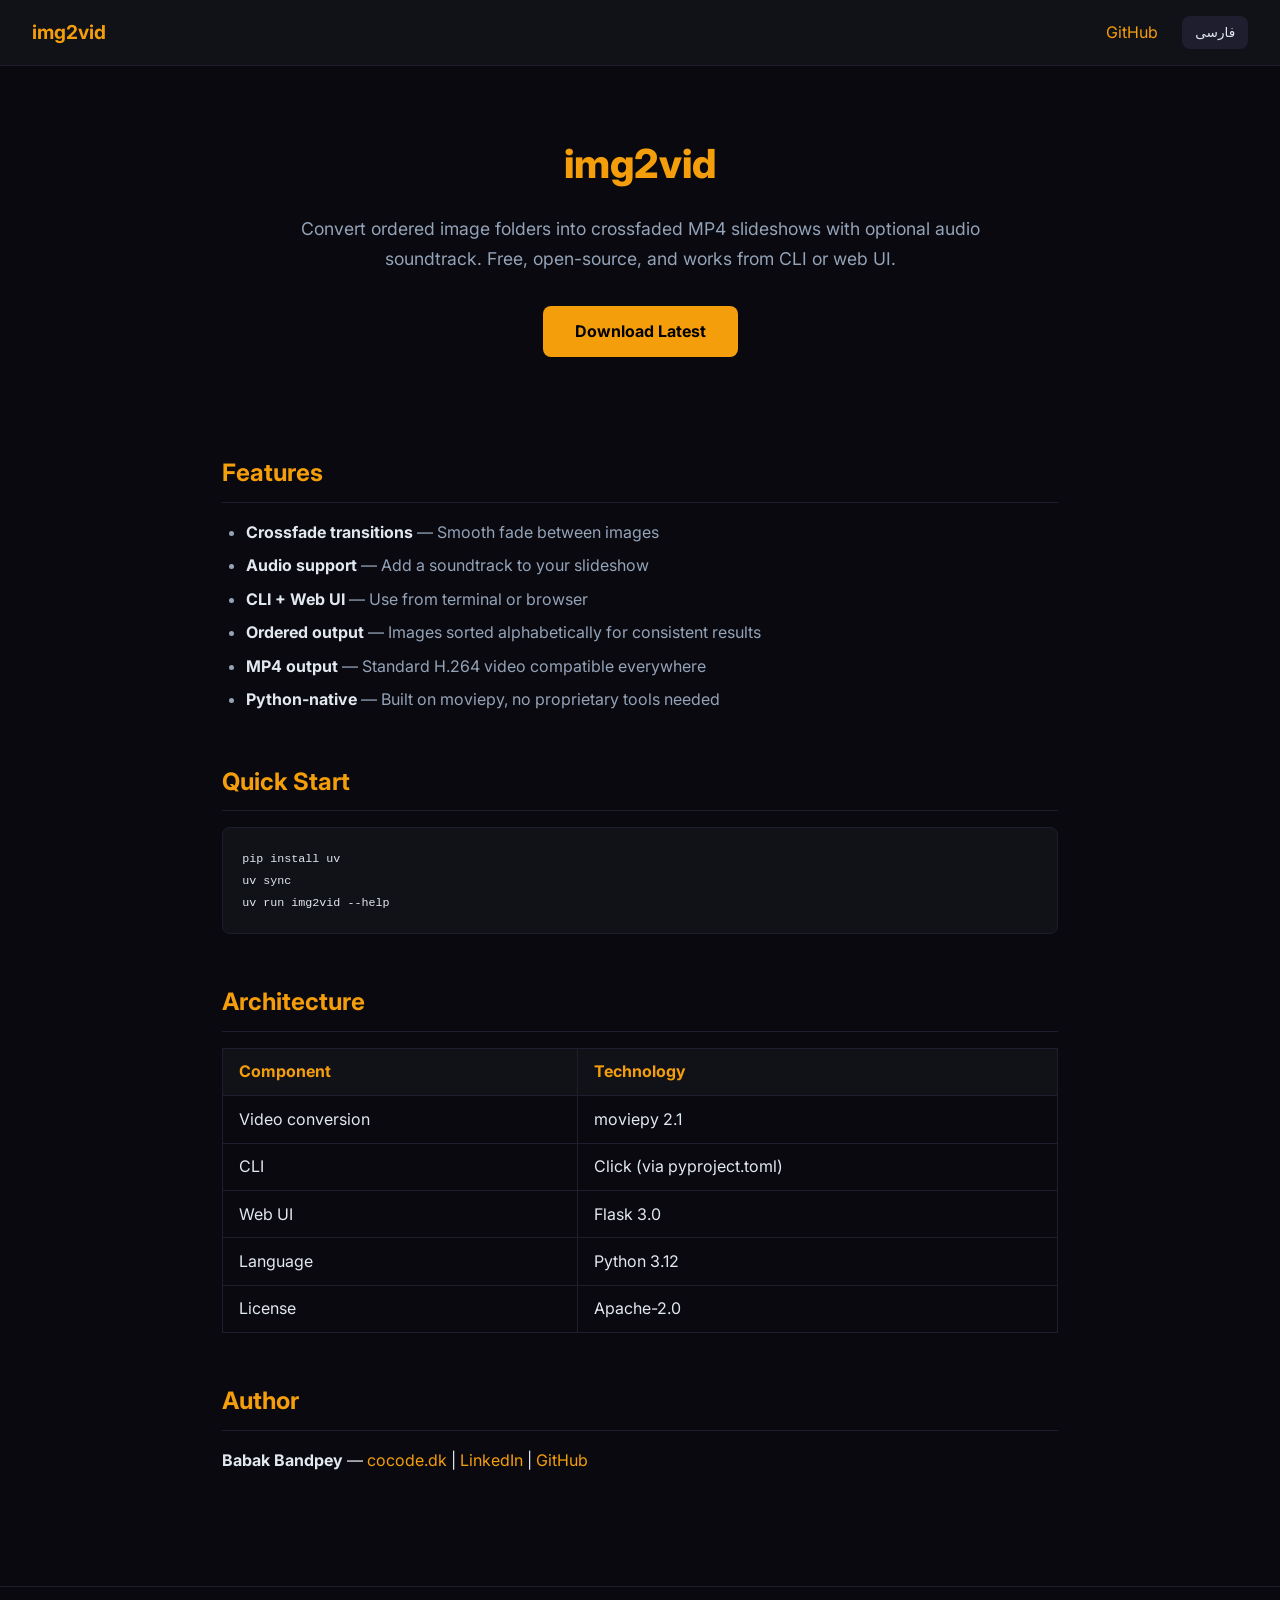
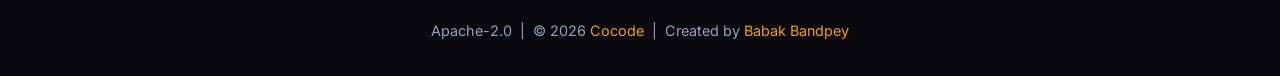
<file: website/index.html>
<!DOCTYPE html>
<html lang="en">
<head>
  <meta charset="UTF-8" />
  <meta name="viewport" content="width=device-width, initial-scale=1.0" />
  <title>img2vid — Convert Images to Crossfaded Video Slideshows</title>
  <meta name="description" content="img2vid is a free, open-source Python tool to convert image folders into MP4 slideshows with crossfade transitions and audio soundtrack support. CLI and web UI." />
  <meta name="robots" content="index, follow" />
  <link rel="canonical" href="https://cocodedk.github.io/img2vid/" />
  <meta property="og:type" content="website" />
  <meta property="og:title" content="img2vid — Images to Video Converter" />
  <meta property="og:description" content="Convert image folders into crossfaded MP4 slideshows with audio. Free, open-source, Python." />
  <meta property="og:url" content="https://cocodedk.github.io/img2vid/" />
  <meta property="og:image" content="https://cocodedk.github.io/img2vid/og.png" />
  <meta property="og:locale" content="en_US" />
  <meta name="twitter:card" content="summary_large_image" />
  <meta name="twitter:title" content="img2vid — Images to Video Converter" />
  <meta name="twitter:image" content="https://cocodedk.github.io/img2vid/og.png" />
  <link rel="alternate" hreflang="en" href="https://cocodedk.github.io/img2vid/" />
  <link rel="alternate" hreflang="fa" href="https://cocodedk.github.io/img2vid/fa/" />
  <link rel="alternate" hreflang="x-default" href="https://cocodedk.github.io/img2vid/" />
  <link rel="icon" type="image/svg+xml" href="favicon.svg" />
  <link rel="stylesheet" href="styles.css" />
  <link href="https://fonts.googleapis.com/css2?family=Inter:wght@400;600;700;800&display=swap" rel="stylesheet" />
  <script type="application/ld+json">
  {
    "@context": "https://schema.org",
    "@type": "SoftwareApplication",
    "name": "img2vid",
    "description": "Convert ordered image folders into MP4 slideshows with crossfade transitions and audio soundtrack support.",
    "url": "https://cocodedk.github.io/img2vid/",
    "downloadUrl": "https://github.com/cocodedk/img2vid/releases/latest/download/img2vid.zip",
    "applicationCategory": "BusinessApplication",
    "operatingSystem": "Linux, macOS, Windows",
    "offers": { "@type": "Offer", "price": "0", "priceCurrency": "USD" },
    "author": {
      "@type": "Person",
      "name": "Babak Bandpey",
      "url": "https://cocode.dk",
      "sameAs": ["https://linkedin.com/in/babakbandpey", "https://github.com/cocodedk"]
    },
    "codeRepository": "https://github.com/cocodedk/img2vid"
  }
  </script>
</head>
<body>
  <header>
    <span class="logo">img2vid</span>
    <nav>
      <a href="https://github.com/cocodedk/img2vid" target="_blank" rel="noreferrer">GitHub</a>
      <a href="fa/" class="lang-switch">فارسی</a>
    </nav>
  </header>

  <div class="hero">
    <h1>img2vid</h1>
    <p>Convert ordered image folders into crossfaded MP4 slideshows with optional audio soundtrack. Free, open-source, and works from CLI or web UI.</p>
    <a href="https://github.com/cocodedk/img2vid/releases/latest/download/img2vid.zip" class="btn">Download Latest</a>
  </div>

  <main>
    <section>
      <h2>Features</h2>
      <ul>
        <li><strong>Crossfade transitions</strong> — Smooth fade between images</li>
        <li><strong>Audio support</strong> — Add a soundtrack to your slideshow</li>
        <li><strong>CLI + Web UI</strong> — Use from terminal or browser</li>
        <li><strong>Ordered output</strong> — Images sorted alphabetically for consistent results</li>
        <li><strong>MP4 output</strong> — Standard H.264 video compatible everywhere</li>
        <li><strong>Python-native</strong> — Built on moviepy, no proprietary tools needed</li>
      </ul>
    </section>

    <section>
      <h2>Quick Start</h2>
      <pre><code>pip install uv
uv sync
uv run img2vid --help</code></pre>
    </section>

    <section>
      <h2>Architecture</h2>
      <table>
        <tr><th>Component</th><th>Technology</th></tr>
        <tr><td>Video conversion</td><td>moviepy 2.1</td></tr>
        <tr><td>CLI</td><td>Click (via pyproject.toml)</td></tr>
        <tr><td>Web UI</td><td>Flask 3.0</td></tr>
        <tr><td>Language</td><td>Python 3.12</td></tr>
        <tr><td>License</td><td>Apache-2.0</td></tr>
      </table>
    </section>

    <section>
      <h2>Author</h2>
      <p><strong>Babak Bandpey</strong> — <a href="https://cocode.dk" target="_blank" rel="noreferrer">cocode.dk</a> | <a href="https://linkedin.com/in/babakbandpey" target="_blank" rel="noreferrer">LinkedIn</a> | <a href="https://github.com/cocodedk" target="_blank" rel="noreferrer">GitHub</a></p>
    </section>
  </main>

  <footer>
    <p>Apache-2.0 &nbsp;|&nbsp; © 2026 <a href="https://cocode.dk" target="_blank" rel="noreferrer">Cocode</a> &nbsp;|&nbsp; Created by <a href="https://linkedin.com/in/babakbandpey" target="_blank" rel="noreferrer">Babak Bandpey</a></p>
  </footer>
</body>
</html>
</file>
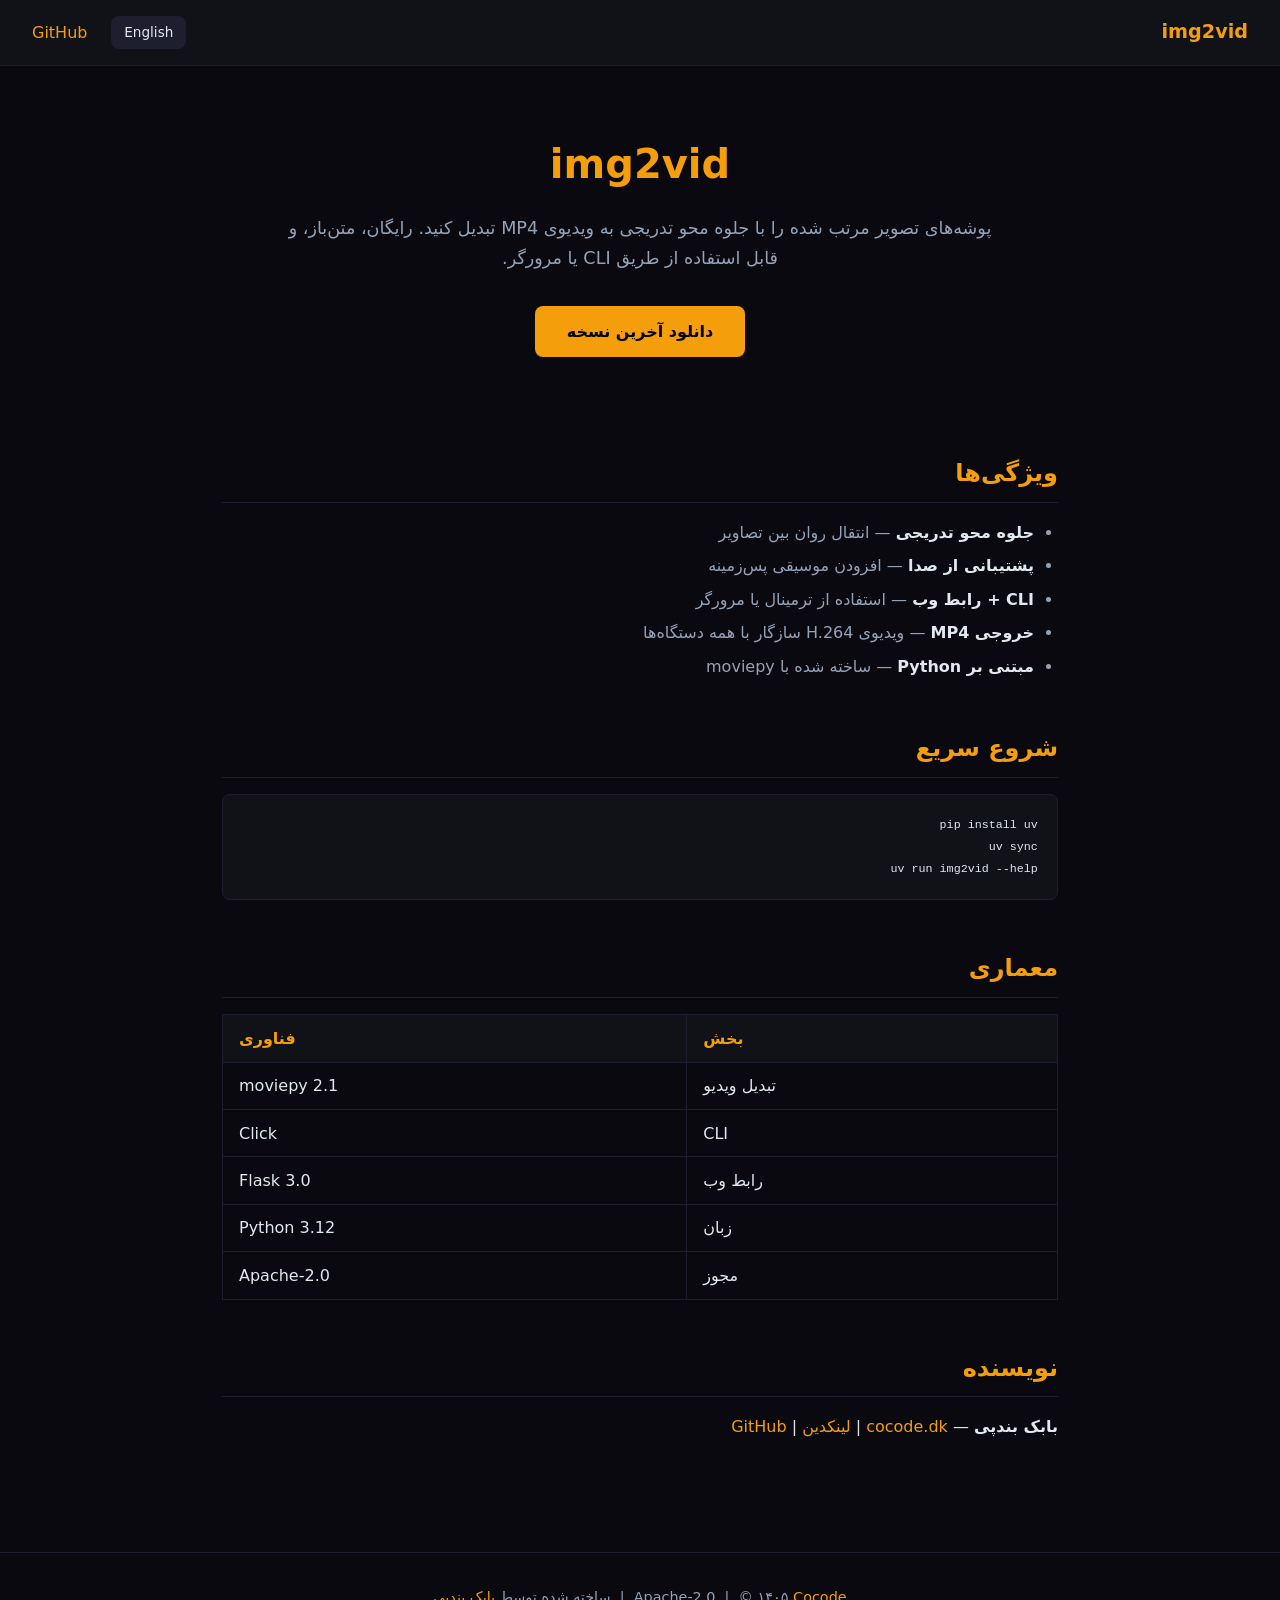
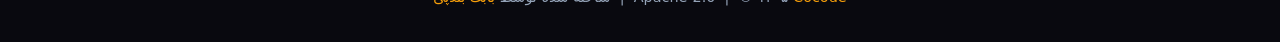
<file: website/fa/index.html>
<!DOCTYPE html>
<html lang="fa" dir="rtl">
<head>
  <meta charset="UTF-8" />
  <meta name="viewport" content="width=device-width, initial-scale=1.0" />
  <title>img2vid — تبدیل تصاویر به ویدیوی اسلاید با محو تدریجی</title>
  <meta name="description" content="img2vid یک ابزار رایگان Python برای تبدیل پوشه‌های تصویر به ویدیوی MP4 با جلوه محو تدریجی و پشتیبانی از موسیقی پس‌زمینه است." />
  <meta name="robots" content="index, follow" />
  <link rel="canonical" href="https://cocodedk.github.io/img2vid/fa/" />
  <meta property="og:type" content="website" />
  <meta property="og:title" content="img2vid — تبدیل تصاویر به ویدیو" />
  <meta property="og:description" content="ابزار رایگان Python برای تبدیل پوشه تصاویر به ویدیو MP4 با محو تدریجی." />
  <meta property="og:url" content="https://cocodedk.github.io/img2vid/fa/" />
  <meta property="og:image" content="https://cocodedk.github.io/img2vid/og.png" />
  <meta property="og:locale" content="fa_IR" />
  <meta property="og:locale:alternate" content="en_US" />
  <meta name="twitter:card" content="summary_large_image" />
  <link rel="alternate" hreflang="en" href="https://cocodedk.github.io/img2vid/" />
  <link rel="alternate" hreflang="fa" href="https://cocodedk.github.io/img2vid/fa/" />
  <link rel="alternate" hreflang="x-default" href="https://cocodedk.github.io/img2vid/" />
  <link rel="icon" type="image/svg+xml" href="../favicon.svg" />
  <link rel="stylesheet" href="../styles.css" />
  <link href="https://fonts.googleapis.com/css2?family=Vazirmatn:wght@400;600;700;800&display=swap" rel="stylesheet" />
  <script type="application/ld+json">
  {
    "@context": "https://schema.org",
    "@type": "SoftwareApplication",
    "name": "img2vid",
    "description": "ابزار رایگان Python برای تبدیل پوشه‌های تصویر به ویدیوی MP4 با جلوه محو تدریجی و پشتیبانی از موسیقی.",
    "url": "https://cocodedk.github.io/img2vid/fa/",
    "downloadUrl": "https://github.com/cocodedk/img2vid/releases/latest/download/img2vid.zip",
    "applicationCategory": "BusinessApplication",
    "operatingSystem": "Linux, macOS, Windows",
    "inLanguage": "fa",
    "offers": { "@type": "Offer", "price": "0", "priceCurrency": "USD" },
    "author": {
      "@type": "Person",
      "name": "بابک بندپی",
      "url": "https://cocode.dk",
      "sameAs": ["https://linkedin.com/in/babakbandpey", "https://github.com/cocodedk"]
    },
    "codeRepository": "https://github.com/cocodedk/img2vid"
  }
  </script>
</head>
<body>
  <header>
    <span class="logo">img2vid</span>
    <nav>
      <a href="https://github.com/cocodedk/img2vid" target="_blank" rel="noreferrer">GitHub</a>
      <a href="../" class="lang-switch">English</a>
    </nav>
  </header>

  <div class="hero">
    <h1>img2vid</h1>
    <p>پوشه‌های تصویر مرتب شده را با جلوه محو تدریجی به ویدیوی MP4 تبدیل کنید. رایگان، متن‌باز، و قابل استفاده از طریق CLI یا مرورگر.</p>
    <a href="https://github.com/cocodedk/img2vid/releases/latest/download/img2vid.zip" class="btn">دانلود آخرین نسخه</a>
  </div>

  <main>
    <section>
      <h2>ویژگی‌ها</h2>
      <ul>
        <li><strong>جلوه محو تدریجی</strong> — انتقال روان بین تصاویر</li>
        <li><strong>پشتیبانی از صدا</strong> — افزودن موسیقی پس‌زمینه</li>
        <li><strong>CLI + رابط وب</strong> — استفاده از ترمینال یا مرورگر</li>
        <li><strong>خروجی MP4</strong> — ویدیوی H.264 سازگار با همه دستگاه‌ها</li>
        <li><strong>مبتنی بر Python</strong> — ساخته شده با moviepy</li>
      </ul>
    </section>

    <section>
      <h2>شروع سریع</h2>
      <pre><code>pip install uv
uv sync
uv run img2vid --help</code></pre>
    </section>

    <section>
      <h2>معماری</h2>
      <table>
        <tr><th>بخش</th><th>فناوری</th></tr>
        <tr><td>تبدیل ویدیو</td><td>moviepy 2.1</td></tr>
        <tr><td>CLI</td><td>Click</td></tr>
        <tr><td>رابط وب</td><td>Flask 3.0</td></tr>
        <tr><td>زبان</td><td>Python 3.12</td></tr>
        <tr><td>مجوز</td><td>Apache-2.0</td></tr>
      </table>
    </section>

    <section>
      <h2>نویسنده</h2>
      <p><strong>بابک بندپی</strong> — <a href="https://cocode.dk" target="_blank" rel="noreferrer">cocode.dk</a> | <a href="https://linkedin.com/in/babakbandpey" target="_blank" rel="noreferrer">لینکدین</a> | <a href="https://github.com/cocodedk" target="_blank" rel="noreferrer">GitHub</a></p>
    </section>
  </main>

  <footer>
    <p>Apache-2.0 &nbsp;|&nbsp; © ۱۴۰۵ <a href="https://cocode.dk" target="_blank" rel="noreferrer">Cocode</a> &nbsp;|&nbsp; ساخته شده توسط <a href="https://linkedin.com/in/babakbandpey" target="_blank" rel="noreferrer">بابک بندپی</a></p>
  </footer>
</body>
</html>
</file>
<file: website/styles.css>
:root {
  --bg: #09090f;
  --surface: #111118;
  --border: #1e1e2e;
  --accent: #f59e0b;
  --accent-hover: #d97706;
  --text: #e2e8f0;
  --muted: #94a3b8;
  --radius: 8px;
}

*, *::before, *::after { box-sizing: border-box; margin: 0; padding: 0; }
body { background: var(--bg); color: var(--text); font-family: 'Inter', system-ui, sans-serif; line-height: 1.7; min-height: 100vh; }
a { color: var(--accent); text-decoration: none; }
a:hover { color: var(--accent-hover); text-decoration: underline; }
header { background: var(--surface); border-bottom: 1px solid var(--border); padding: 1rem 2rem; display: flex; align-items: center; justify-content: space-between; }
header .logo { font-size: 1.2rem; font-weight: 700; color: var(--accent); }
nav { display: flex; gap: 1.5rem; align-items: center; }
.lang-switch { background: var(--border); color: var(--text); padding: 0.3rem 0.8rem; border-radius: var(--radius); font-size: 0.85rem; }
.lang-switch:hover { background: var(--accent); color: #000; text-decoration: none; }
.hero { text-align: center; padding: 4rem 2rem 3rem; max-width: 800px; margin: 0 auto; }
.hero h1 { font-size: 2.5rem; font-weight: 800; color: var(--accent); margin-bottom: 1rem; }
.hero p { font-size: 1.1rem; color: var(--muted); margin-bottom: 2rem; }
.btn { display: inline-block; background: var(--accent); color: #000; font-weight: 700; padding: 0.75rem 2rem; border-radius: var(--radius); font-size: 1rem; transition: background 0.2s; }
.btn:hover { background: var(--accent-hover); color: #000; text-decoration: none; }
main { max-width: 900px; margin: 0 auto; padding: 0 2rem 4rem; }
section { margin: 3rem 0; }
section h2 { font-size: 1.5rem; color: var(--accent); margin-bottom: 1rem; border-bottom: 1px solid var(--border); padding-bottom: 0.5rem; }
ul, ol { padding-left: 1.5rem; }
li { margin-bottom: 0.4rem; color: var(--muted); }
li strong { color: var(--text); }
code { background: var(--surface); border: 1px solid var(--border); padding: 0.15rem 0.4rem; border-radius: 4px; font-size: 0.9em; font-family: monospace; }
pre { background: var(--surface); border: 1px solid var(--border); border-radius: var(--radius); padding: 1.2rem; overflow-x: auto; margin: 1rem 0; }
pre code { background: none; border: none; padding: 0; }
table { width: 100%; border-collapse: collapse; }
th, td { padding: 0.6rem 1rem; border: 1px solid var(--border); text-align: left; }
th { background: var(--surface); color: var(--accent); }
footer { text-align: center; padding: 2rem; color: var(--muted); border-top: 1px solid var(--border); font-size: 0.9rem; }
[dir="rtl"] { font-family: 'Vazirmatn', system-ui, sans-serif; text-align: right; }
[dir="rtl"] ul, [dir="rtl"] ol { padding-right: 1.5rem; padding-left: 0; }
[dir="rtl"] nav { flex-direction: row-reverse; }
</file>
